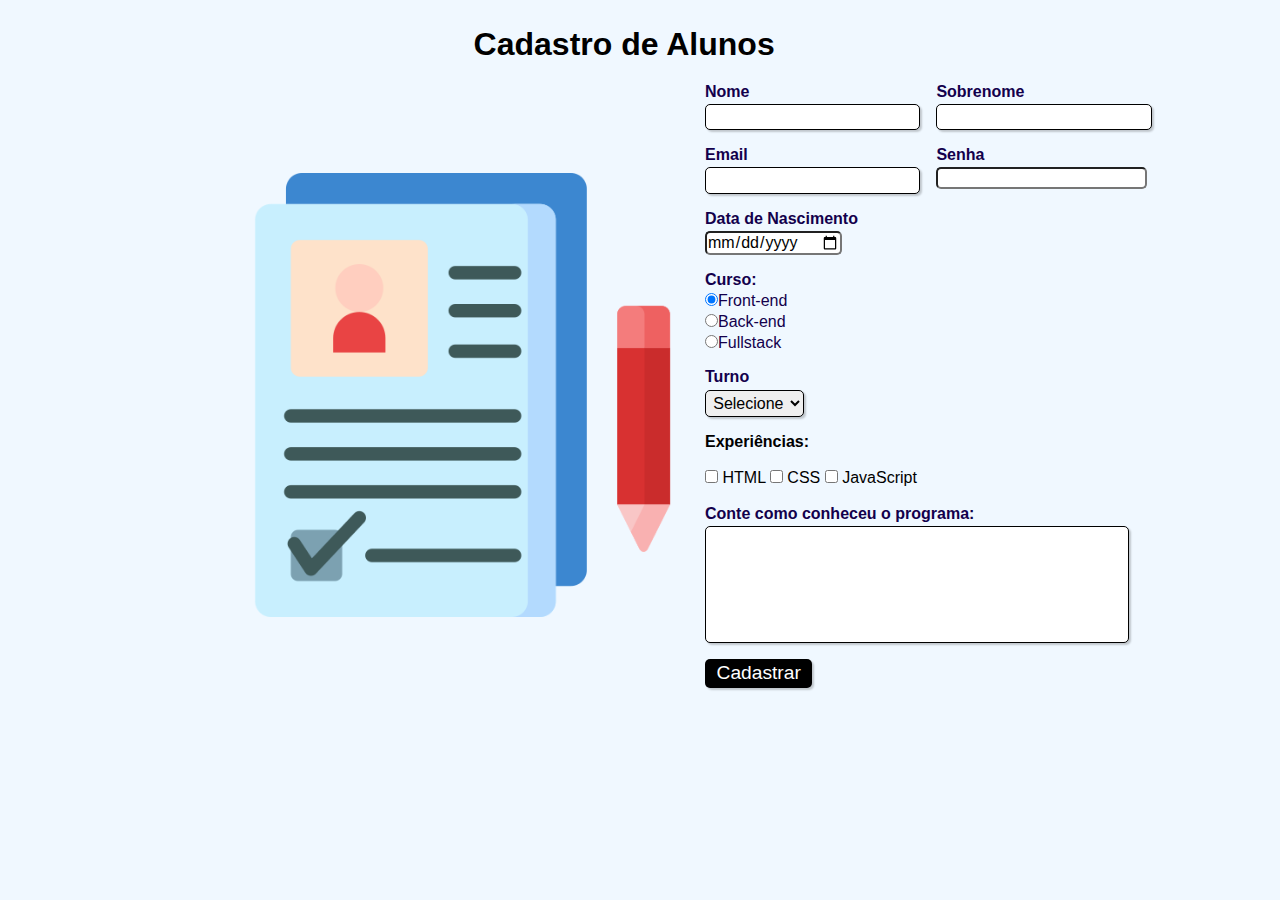
<file: formularios/index.html>
<!DOCTYPE html>
<html lang="pt-br">
<head>
    <meta charset="UTF-8">
    <meta name="viewport" content="width=device-width, initial-scale=1.0">
    <title>Cadastro</title>
    <link rel="stylesheet" href="style.css">
</head>
<body>
    <!-- Titulo -->
    <body>  

        <!-- Cabeçalho com título e subtítulo (ambos com css de id "titulo") -->
        <div>
            <h1 id="titulo">Cadastro de Alunos</h1>
        </div>
    
        <div class="container">
            <img src="image.png" alt="cadastro" id="imgcad">
    
            <!-- Início do formulário -->
            <form>
                <fieldset class="grupo">
                    <!-- Campo do nome com legenda "nome" e css de classe "campo" -->
                    <div class="campo">
                        <label for="nome"><strong>Nome</strong></label>
                        <input type="text" name="nome" id="nome" required>
                    </div>
    
                    <!-- Campo do sobrenome com legenda "sobrenome" e css de classe "campo" -->
                    <div class="campo">
                        <label for="sobrenome"><strong>Sobrenome</strong></label>
                        <input type="text" name="sobrenome" id="sobrenome" required>
                    </div>
                </fieldset> 
    
                <fieldset class="grupo">
                    <!-- Campo de email com -->
                    <div class="campo">
                        <label for="email"><strong>Email</strong></label>
                        <input type="email" name="email" id="email" required>
                    </div>
    
                    <div class="campo">
                        <label for="password"><strong>Senha</strong></label>
                        <input type="password" name="password" id="password" required>
                    </div>
                </fieldset>
    
                <!-- Campo de desenvolvimento web com 3 opções de botões selecionáveis (radio button) e css de classe "campo" -->
                <div class="campo">
                    <div class="campo">
                        <label for="nasc"><strong>Data de Nascimento</strong></label>
                        <input type="date" name="nasc" id="nasc" required>
                    </div>
                    <label><strong>Curso:</strong></label>
                    <label>
                        <input type="radio" name="devweb" value="frontend" checked>Front-end
                    </label>
                    <label>
                        <input type="radio" name="devweb" value="backend">Back-end
                    </label>
                    <label>
                        <input type="radio" name="devweb" value="fullstack">Fullstack
                    </label>
                </div>
    
                <!-- Campo de senioridade com 3 opções para escolha (select option) e css de classe "campo" -->
                <div class="campo">
                    <label for="Turno"><strong>Turno</strong></label>
                    <select id="Turno" required>
                      <option selected disabled value="">Selecione</option>
                      <option>Manhã</option>
                      <option>Tarde</option>
                      <option>Noite</option>
                    </select>
                </div>
    
                <fieldset class="grupo">
                    <!-- Campo de tecnologias para escolha de 1 ou mais opções para marcar (checkbox) e css de classe "campo" -->
                    <div id="check">
                        <label><strong>Experiências:</strong></label><br><br>
                        <input type="checkbox" id="tecnologia1" name="tecnologia1" value="HTML">
                        <label for="tecnologia1"> HTML</label>
                        <input type="checkbox" id="tecnologia2" name="tecnologia2" value="CSS">
                        <label for="tecnologia2"> CSS</label>
                        <input type="checkbox" id="tecnologia3" name="tecnologia3" value="JS">
                        <label for="tecnologia3">JavaScript</label>
                    </div>
                </fieldset>
    
                <!-- Caixa de texto -->
                <div class="campo">
                    <br>
                    <label for="experiencia"><strong>Conte como conheceu o programa: </strong></label>
                    <textarea rows="6" style="width: 26em" id="experiencia" name="experiencia"></textarea>
                </div>
    
                <!-- Botão para enviar o formulário -->
                <button class="botao" type="submit" onsubmit="">Cadastrar</button>            
    
            </form>
        </div>
    
    </body>
    
    </html>
</body>
</html>
</file>
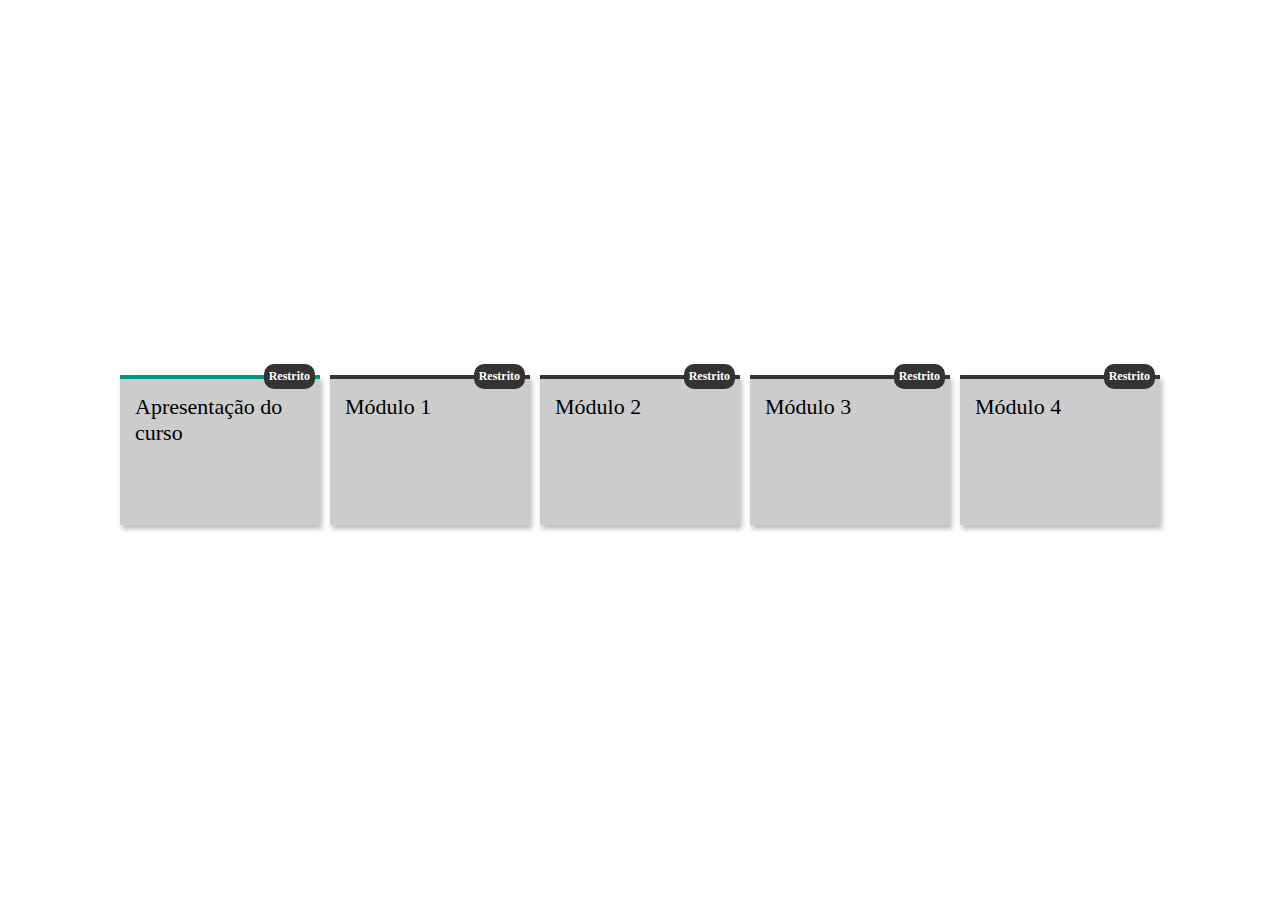
<file: listas/index.html>
<!DOCTYPE html>
<html lang="pt-br">
<head>
    <meta charset="UTF-8">
    <meta name="viewport" content="width=device-width, initial-scale=1.0">
    <title>Listas</title>
    <link rel="stylesheet" href="style.css">
    <link rel="shortcut icon" href="https://lms.iel-ce.org.br/pluginfile.php/1/theme_moove/favicon/1711665431/logo_icone.ico" type="image/x-icon">
</head>
<body>
    <div>
        <ul class="course-list">
            <li class="course-item">
                Apresentação do curso
                <span>Restrito</span>
            </li>
            <li class="course-item">
                Módulo 1
                <span>Restrito</span>
            </li>
            <li class="course-item">
                Módulo 2
                <span>Restrito</span>
            </li>
            <li class="course-item">
                Módulo 3
                <span>Restrito</span>
            </li>
            <li class="course-item"> 
                Módulo 4
                <span>Restrito</span>
            </li>
        </ul>
        
    </div>
</body>
</html>
</file>
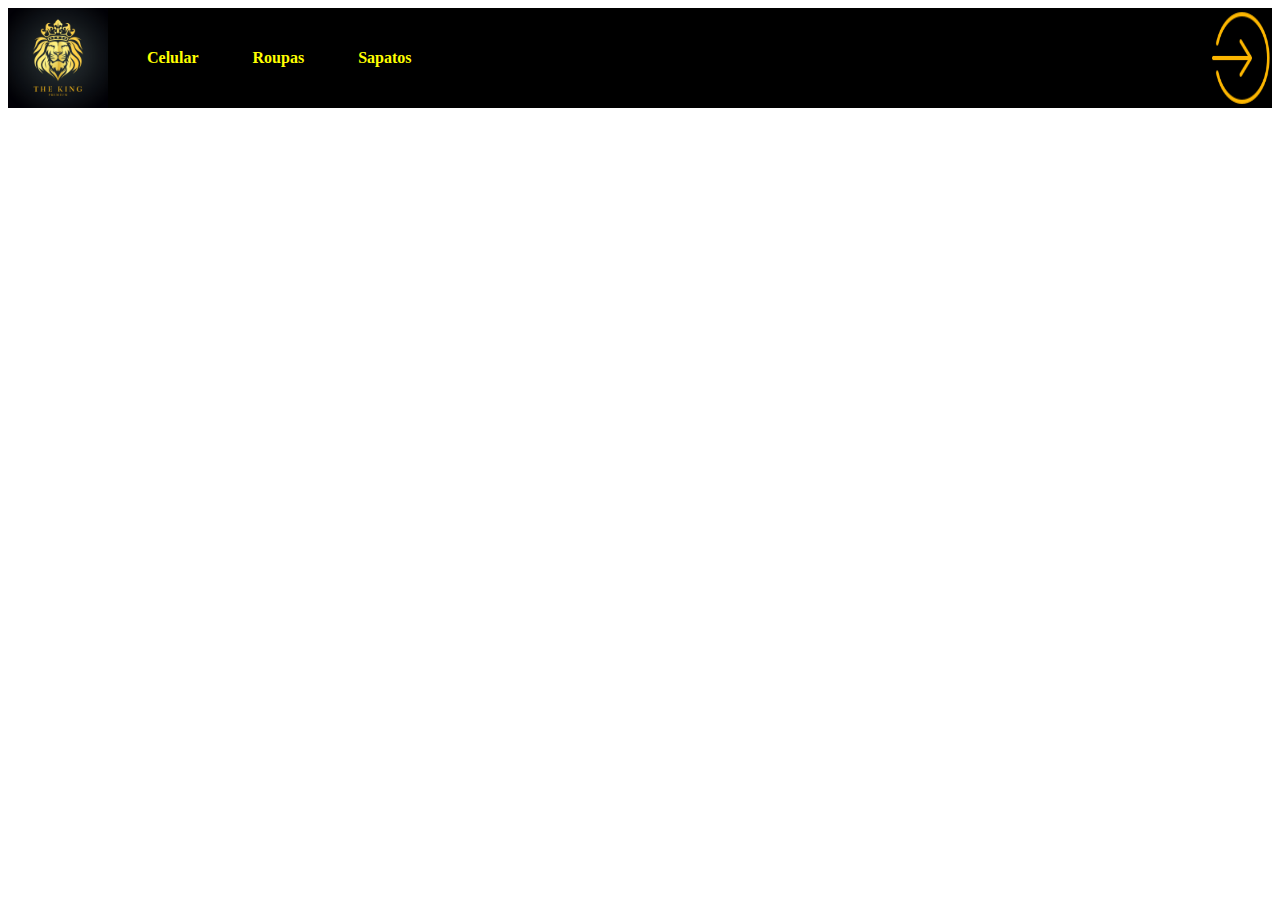
<file: menu/index.html>
<!doctype html>
<html>
    <head>
        <title>Titulo</title>
        <link rel="icon" type="image/png" href="/imagens/9828619.jpg">
        <style>
            div{
                position: relative;
                background-color: black;
                color: yellow;
                display: flex;
                align-items: flex-start;
    

            }
            ul{
                list-style: none;
                display: inline-block;
                padding-left: 0;

            }

            li{
                display: inline-block;
                margin: 5px;
            }

            a{
                padding: 20px;
                color: yellow;
                display: inline-block;
                font-weight: bold;
                text-decoration: none;
                border-radius: 20%;
            }
            a:hover{
                background-color: yellow;
                color: black;
                border-radius: 20%;
            }
            img{
                display: inline-block;
                width: 100px;
                height: 100%;
            }
            .logo {
                position: absolute;
                right: 0;
                display: flex;
                width: 60px;
                height: 100px;
                justify-content: center;
                align-items: end;
}
        </style>
    </head>
    <body>
        <div>
            
            <img src="../imagens/9828619.jpg" alt="Logo do site">
        <ul>
            <li>
            </li>
            <li>
                <a href="">Celular</a>
            </li>
            <li>
                <a href="">Roupas</a>
            </li>
            <li>
                <a href="">Sapatos</a>
            </li>
        </ul>
        
        <img src="/imagens/icons8-login-96.png" alt="" class="logo">
        </div>


    </body>

    

</html>
</file>
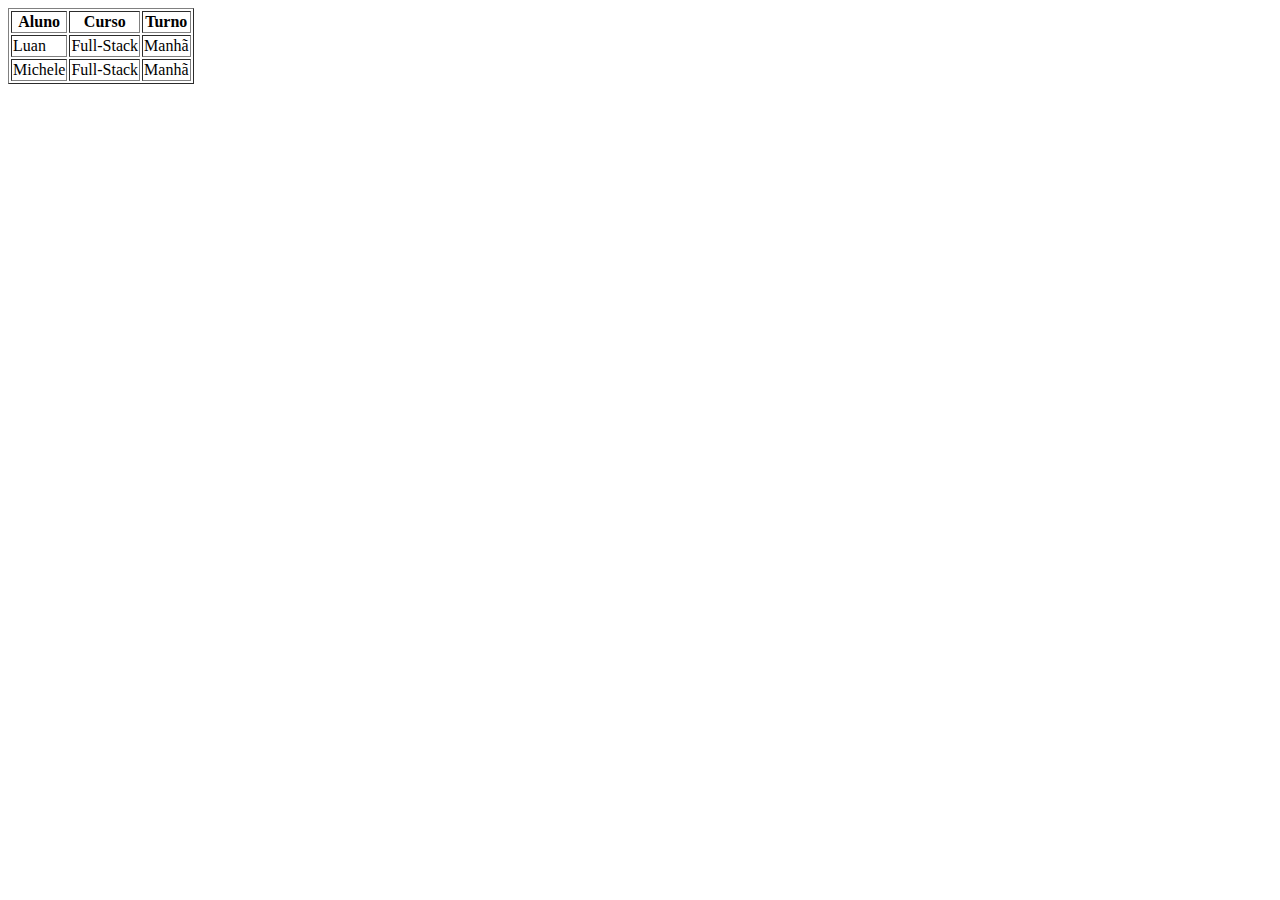
<file: tabelas/index.html>
<!DOCTYPE html>
<html lang="pt-br">
<head>
    <meta charset="UTF-8">
    <meta name="viewport" content="width=device-width, initial-scale=1.0">
    <title>Tabela</title>
</head>
<body>
    <table border="1">
        <tr>
            <th>Aluno</th>
            <th>Curso</th>
            <th>Turno</th>
        </tr>
        <tr>
            <td>Luan</td>
            <td>Full-Stack</td>
            <td>Manhã</td>
        </tr>
        <tr>
            <td>Michele</td>
            <td>Full-Stack</td>
            <td>Manhã</td>
        </tr>
    </table>
</body>
</html>
</file>
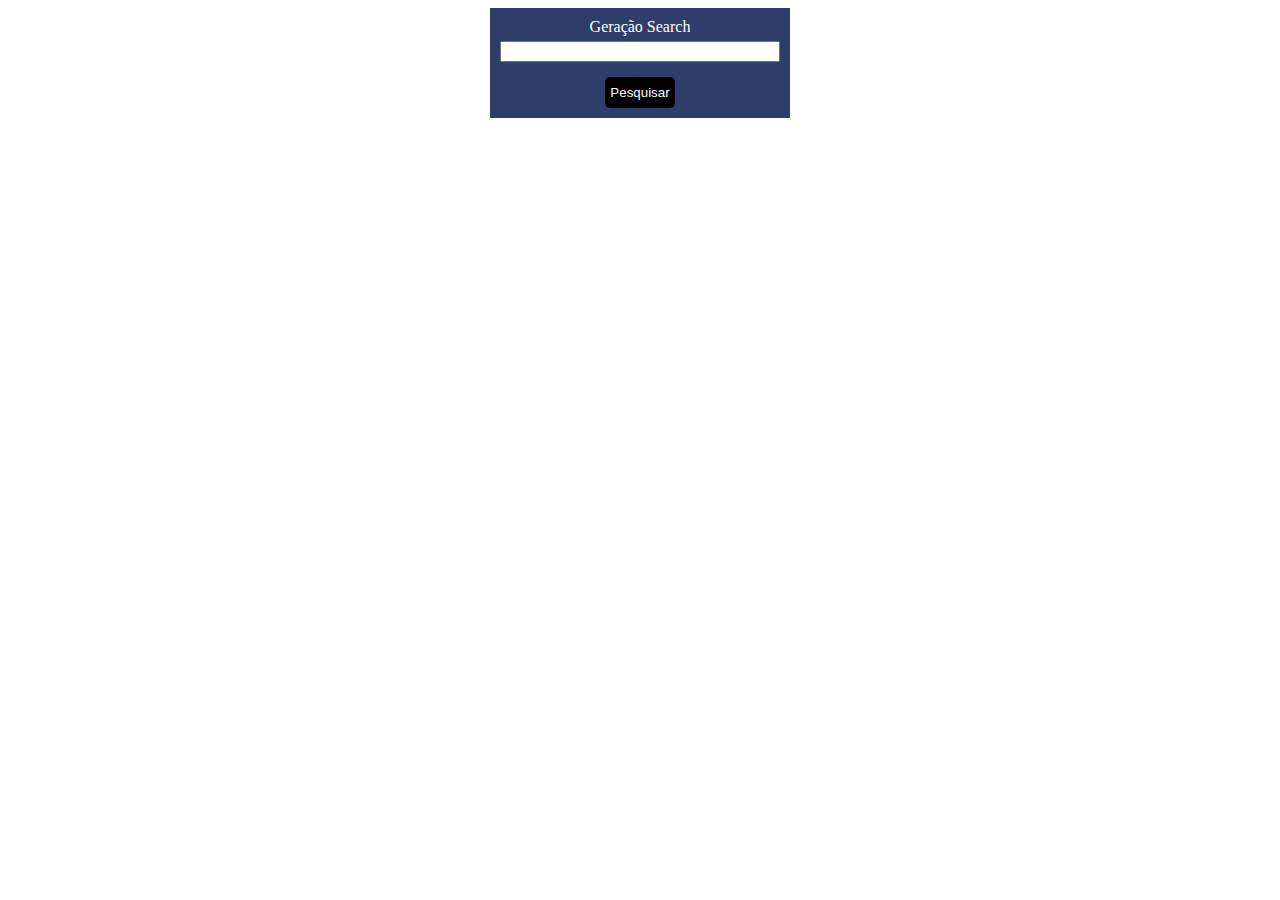
<file: formularios/google.html>
<!DOCTYPE html>
<html lang="en">
<head>
    <meta charset="UTF-8">
    <meta name="viewport" content="width=device-width, initial-scale=1.0">
    <title>Document</title>
    <style>

        *{
            box-sizing: border-box;
        }
        form{
         padding: 10px;
         background-color: #2F3D6B;
         width: 300px;
         margin: auto;
         text-align: center;
        }
        label{
            color: #ffffff;
        }
        input{
            display: block;
            width: 100%;
        }
        label, input{
            margin:5px 0 15px 0;
        }
        button{
            border: none;
            background-color: #000;
            color: #fff;
            padding: 8px 5px;
            border-radius: 5px;
            
        }

    </style>
</head>
<body>
    <form action="https://www.google.com.br/search" method="GET">
        <label for="">Geração Search</label>
        <input type="text" name="q" id="">
        <button>Pesquisar</button>

    </form>
</body>
</html>
</file>
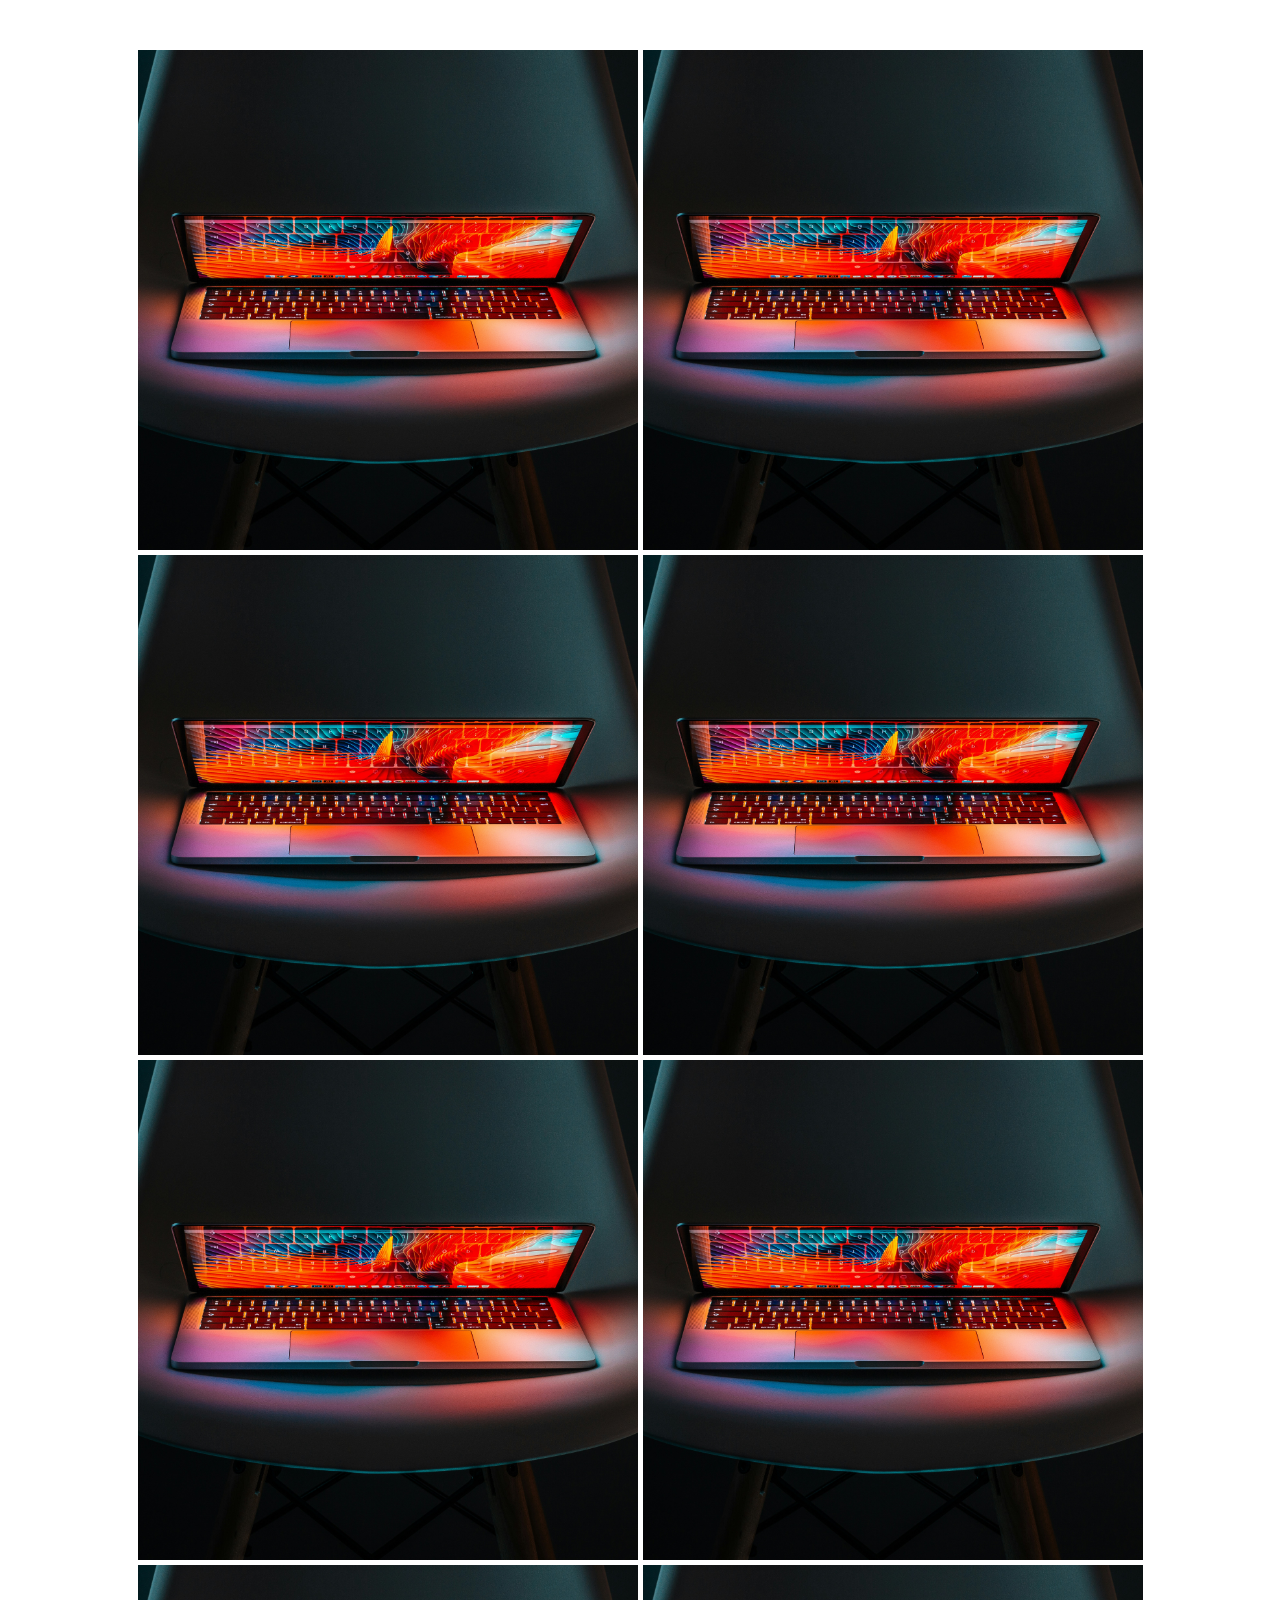
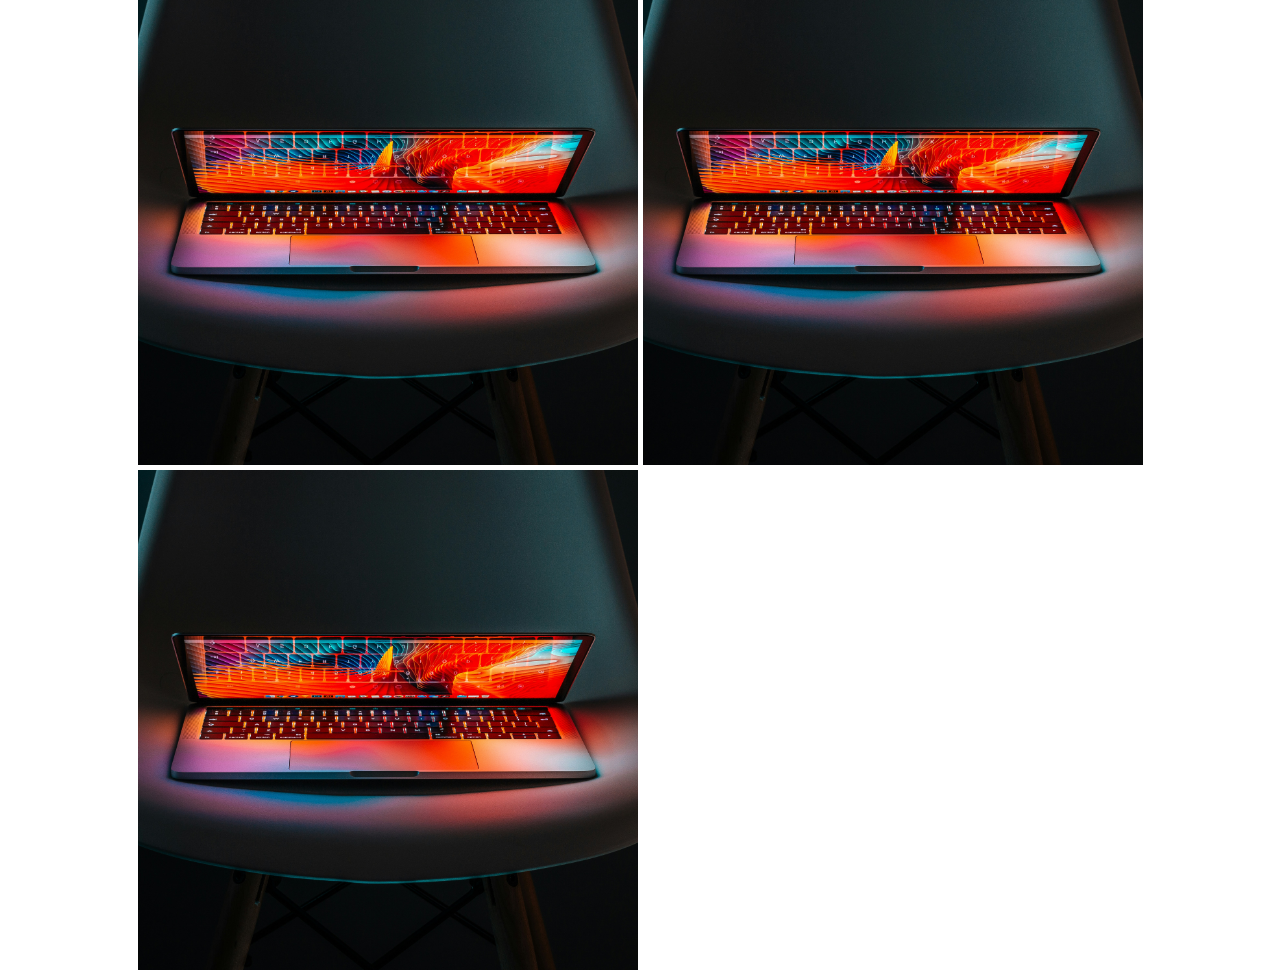
<file: listas/instagram.html>
<!DOCTYPE html>
<html lang="en">
<head>
    <meta charset="UTF-8">
    <meta name="viewport" content="width=device-width, initial-scale=1.0">
    <title>Document</title>
    <link rel="stylesheet" href="instagram.css">
    <link rel="stylesheet" href="https://cdnjs.cloudflare.com/ajax/libs/font-awesome/6.5.2/css/all.min.css">
</head>
<body>
    <ul class="image-list">
        <li class="image-item">
            <div class="icons">
                <i class="fa-solid fa-heart"></i>
                <i class="fa-solid fa-comment"></i>
            </div>
            <img src="imagem.jpg" alt="imagem de um notebook">
        </li>
        <li class="image-item">
            <img src="imagem.jpg" alt="imagem de um notebook">
        </li>
        <li class="image-item">
            <img src="imagem.jpg" alt="imagem de um notebook">
        </li>
        <li class="image-item">
            <img src="imagem.jpg" alt="imagem de um notebook">
        </li>
        <li class="image-item">
            <img src="imagem.jpg" alt="imagem de um notebook">
        </li>
        <li class="image-item">
            <img src="imagem.jpg" alt="imagem de um notebook">
        </li>
        <li class="image-item">
            <img src="imagem.jpg" alt="imagem de um notebook">
        </li>
        <li class="image-item">
            <img src="imagem.jpg" alt="imagem de um notebook">
        </li>
        <li class="image-item">
            <img src="imagem.jpg" alt="imagem de um notebook">
        </li>
        
    </ul>
</body>
</html>
</file>
<file: formularios/style.css>
/* Todos os elementos da página */
* {
    margin: 0; 
    padding: 0;
    resize: none
}

/* Elementos com o ID "titulo" */
#titulo {
    font-family: sans-serif;
    justify-content: center;
    color: #000000;
    margin-left: 30%;
} 

/* Elementos com o ID "imgCad" */
#imgcad {
    width: 40%; /* Ajuste a largura conforme necessário */
    margin-right: 20px; /* Espaço entre a imagem e o formulário */
} 

#check {
    display: inline-block;
}

/* Elementos de tag <fieldset> */
fieldset {
    border: 0;
}

/* Elemento de tag <body> */
body {
    background-color: #F0F8FF;
    font-family: sans-serif;
    font-size: 1em;
    color: #000000;
    margin-left: 10%; /* Ajuste conforme necessário */
    margin-top: 2%;
}

/* Contêiner flexível */
.container {
    display: flex;
    align-items: center;
    justify-content: center;
    padding: 20px;
}

/* Elementos de tags <body>, <input>, <Select>, <textarea> e <button> */
input, select, textarea, button {
    font-family: sans-serif;
    font-size: 1em;
    color: #000000;
    border-radius: 5px;
}

/* Elementos de classe "grupo" nos estados das pseudoclasses "before" e "after" */ */
.grupo:before, .grupo:after {
    display: table;
}

/* Elementos de classe "grupo" no estado da pseudoclasse "after" */
.grupo:after {
    clear: both;
}

/* Elementos de classe "campo" */
.campo {
    margin-bottom: 1em;
}

/* Elementos de classe "campo" de tag <label> */
.campo label {
    margin-bottom: 0.2em;
    color: #13004c;
    display: block;
}

/* Elementos de classe "campo" ou "grupo" de tag <fieldset> */
fieldset.grupo .campo {
    float: left;
    margin-right: 1em;
}

/* Elementos de classe "campo" das tags <input> com atributo text e email, da tag <select> e da tag <textarea> */
.campo input[type="text"], .campo input[type="email"], .campo select, .campo textarea {
    padding: 0.2em;
    border: 1px solid #000000;
    box-shadow: 2px 2px 2px rgba(0,0,0,0.2);
    display: block;
}

/* Elementos de classe "campo" de tag <select> e <option> */
.campo select option {
    padding-right: 1em;
}

/* Elemento de classe "campo" com tag <input>, <select> e <textarea> tocas com estado da pseudoclasse "focus" */
.campo input:focus, .campo select:focus, .campo textarea:focus {
    background: #E0E0F8;
}

/* Elemento de classe "botao" */
.botao {
    font-size: 1.2em;
    background: #000000;
    border: 0;
    margin-bottom: 1em;
    color: #ffffff;
    padding: 0.2em 0.6em;
    box-shadow: 2px 2px 2px rgba(0,0,0,0.2);
    text-shadow: 1px 1px 1px rgba(0,0,0,0.5);
    cursor: pointer;
}

/* Elemento de classe "botao" com o estado da pseudoclasse "hover" */
.botao:hover {
    background: #220184;
    box-shadow: inset 2px 2px 2px rgba(0,0,0,0.2);
    text-shadow: none;
}
</file>
<file: listas/style.css>
*{
    margin: 0;
    padding: 0;
    box-sizing: border-box;
}
ul{
    list-style: none;
}

.course-item{
    padding: 15px;
    font-size: 22px;
    background-color: #ccc;
    width: 200px;
    height: 150px;
    border-top: 4px solid #333;
    cursor: pointer;
    box-shadow: 2px 4px 5px 0 #bdbdbd;
    transition: 0.5s ease-in-out;
    background-image: url(https://geracaotech.iel-ce.org.br/images/logo-geracao-tech.png);
    background-repeat: no-repeat;
    background-position: center;
    position: relative;
}
.course-list{
    display: flex;
    gap: 10px;
    justify-content: center;
    flex-wrap: wrap;
    align-items: center;
    height: 100vh;
}
.course-item:first-child{
    border-top: 4px solid #009681;

}
.course-item:first-child:hover{
    border-top-color: #000;
}

.course-item:hover{
    background-color: yellow;
    transform: translateY(-10px);
    /* transition: 0.5s ease-in-out; */
}

.course-item span{
    background-color: #333;
    color: #Fff;
    font-weight: bold;
    padding: 5px;
    font-size: 12px;
    border-radius: 10px;
    position: absolute;
    top: -15px;
    right: 5px;

}
</file>
<file: listas/instagram.css>
*{
    padding: 0;
    margin: 0;
    box-sizing: border-box;
}

.image-list{
    padding: 50px;
    list-style: none;
    height: 100vh;
    display: grid;
    gap: 5px;
    grid-template-columns: repeat(auto-fill, 500px);
    justify-content: center;

}
.image-item img{
    width: 500px;
    height: 500px;
    object-fit: cover;
}
.image-item .icons{
    position: absolute;
    display: none;
}
.image-item{
    position: relative;
    display: flex;
    align-items: center;
    justify-content: center;
}
.image-item:hover .icons{
    display: block;
}
.image-item i{
    color: white;
    font-size: 26px;
}
</file>
